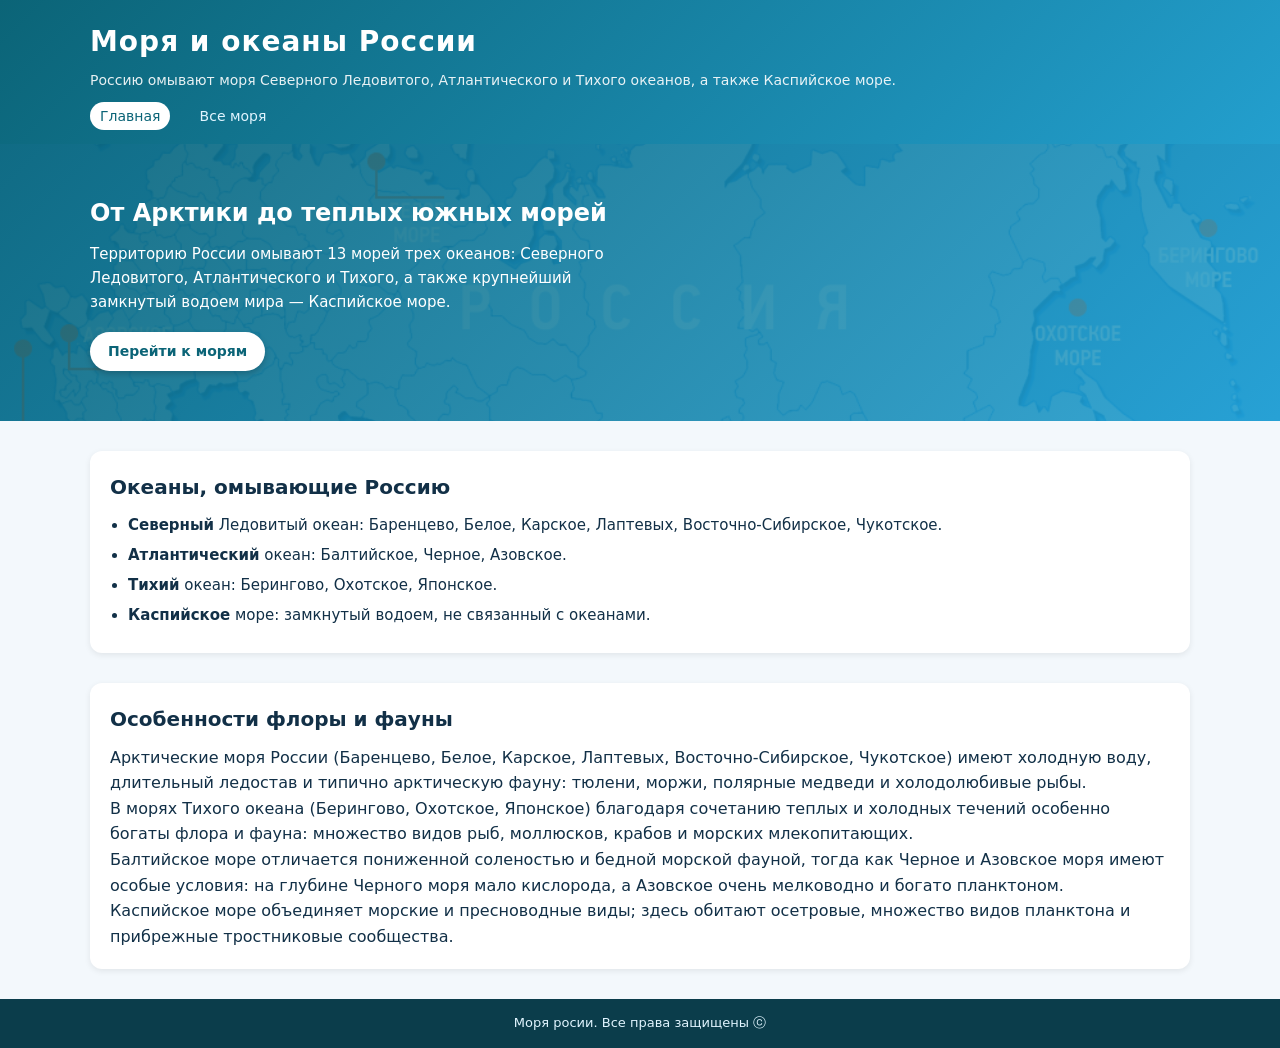
<file: index.html>
<!DOCTYPE html>
<html lang="ru">
<head>
    <meta charset="UTF-8">
    <title>Моря и океаны России</title>
    <link rel="stylesheet" href="style.css">
</head>
<body>
<header class="main-header">
    <div class="container">
        <h1>Моря и океаны России</h1>
        <p class="subtitle">
            Россию омывают моря Северного Ледовитого, Атлантического и Тихого океанов, а также Каспийское море.
        </p>
        <nav class="main-nav">
            <a href="index.html" class="active">Главная</a>
            <a href="seas.html">Все моря</a>
        </nav>
    </div>
</header>

<section class="hero">
    <div class="hero-overlay"></div>
    <div class="hero-content container">
        <h2>От Арктики до теплых южных морей</h2>
        <p>
            Территорию России омывают 13 морей трех океанов: Северного Ледовитого, Атлантического и Тихого, 
            а также крупнейший замкнутый водоем мира — Каспийское море.
        </p>
        <a href="seas.html" class="btn">Перейти к морям</a>
    </div>
</section>

<main class="container">
    <section class="info-block">
        <h2>Океаны, омывающие Россию</h2>
        <ul class="simple-list">
            <li><b>Северный</b> Ледовитый океан: Баренцево, Белое, Карское, Лаптевых, Восточно-Сибирское, Чукотское.</li>
            <li><b>Атлантический</b> океан: Балтийское, Черное, Азовское.</li>
            <li><b>Тихий</b> океан: Берингово, Охотское, Японское.</li>
            <li><b>Каспийское</b> море: замкнутый водоем, не связанный с океанами.</li>
        </ul>
    </section>

    <section class="info-block">
        <h2>Особенности флоры и фауны</h2>
        <p>
            Арктические моря России (Баренцево, Белое, Карское, Лаптевых, Восточно-Сибирское, Чукотское) 
            имеют холодную воду, длительный ледостав и типично арктическую фауну: тюлени, моржи, полярные медведи и холодолюбивые рыбы.
        </p>
        <p>
            В морях Тихого океана (Берингово, Охотское, Японское) благодаря сочетанию теплых и холодных течений 
            особенно богаты флора и фауна: множество видов рыб, моллюсков, крабов и морских млекопитающих.
        </p>
        <p>
            Балтийское море отличается пониженной соленостью и бедной морской фауной, 
            тогда как Черное и Азовское моря имеют особые условия: на глубине Черного моря мало кислорода, 
            а Азовское очень мелководно и богато планктоном.
        </p>
        <p>
            Каспийское море объединяет морские и пресноводные виды; здесь обитают осетровые, 
            множество видов планктона и прибрежные тростниковые сообщества.
        </p>
    </section>
</main>

<footer class="main-footer">
    <div class="container">
        <p>Моря росии. Все права защищены ⓒ </p>
    </div>
</footer>
</body>
</html>
</file>
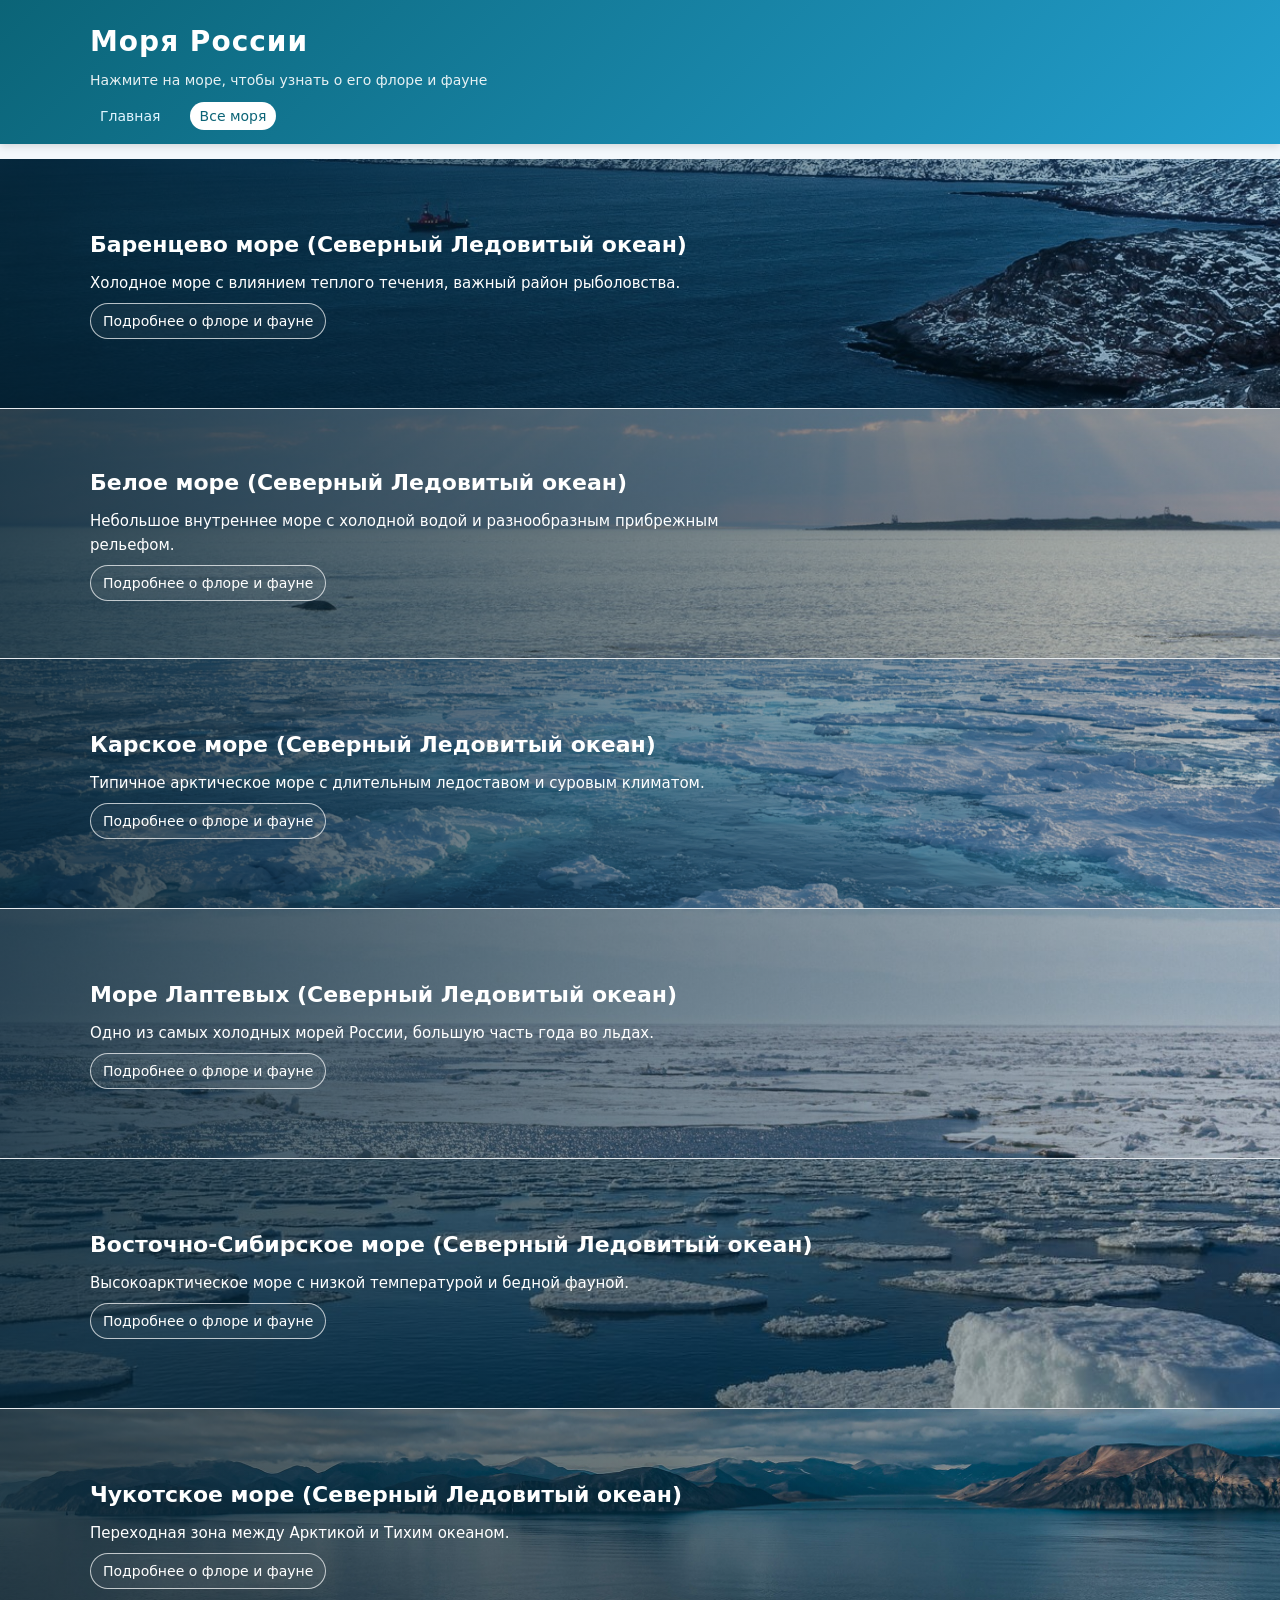
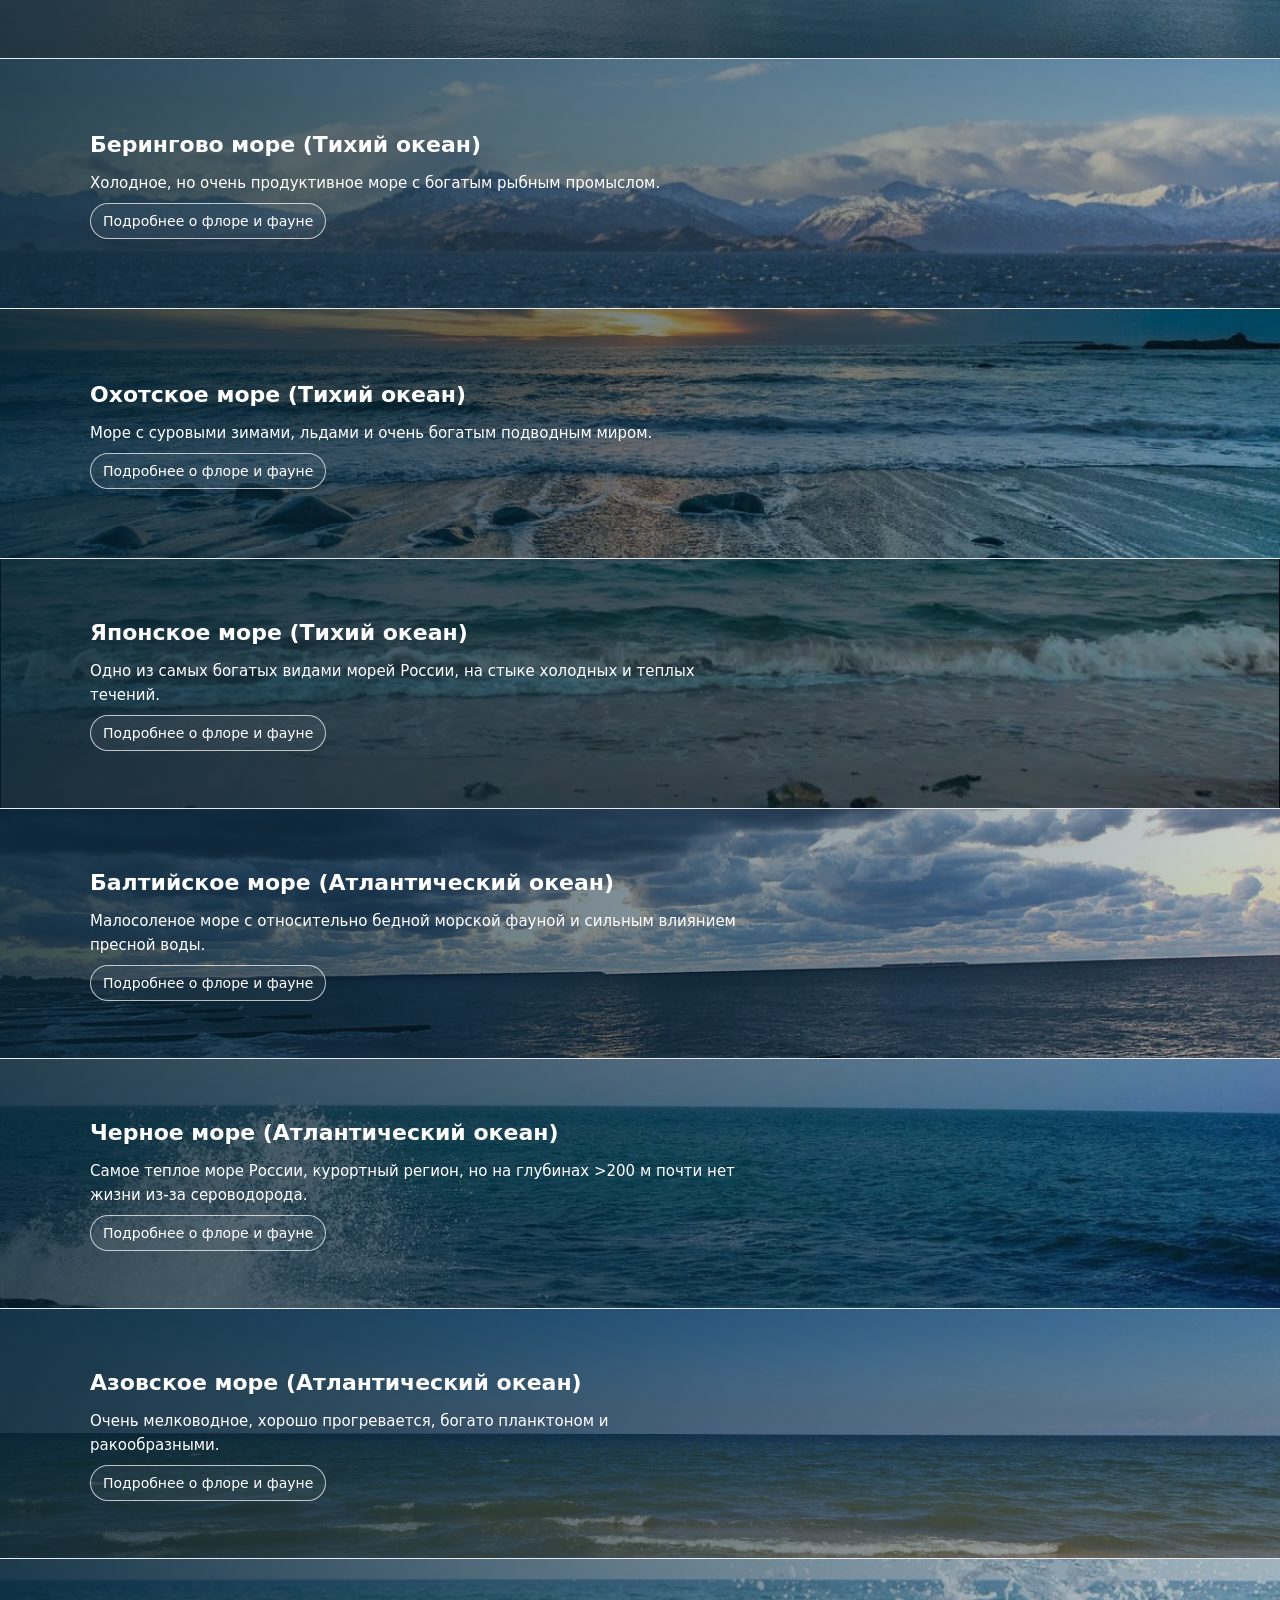
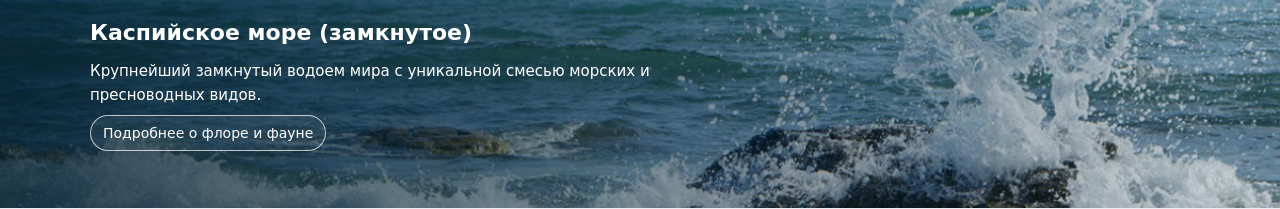
<file: seas.html>
<!DOCTYPE html>
<html lang="ru">
<head>
    <meta charset="UTF-8">
    <title>Моря России – подробное описание</title>
    <link rel="stylesheet" href="style.css">
</head>
<body>
<header class="main-header">
    <div class="container">
        <h1>Моря России</h1>
        <p class="subtitle">Нажмите на море, чтобы узнать о его флоре и фауне</p>
        <nav class="main-nav">
            <a href="index.html">Главная</a>
            <a href="seas.html" class="active">Все моря</a>
        </nav>
    </div>
</header>

<main class="seas-page">

    <!-- Пример блока: Баренцево море -->
    <section class="sea-full-block" data-modal="barents-modal">
        <div class="sea-bg" style="background-image: url('img/barents_small.jpg');"></div>
        <div class="sea-overlay"></div>
        <div class="sea-content container">
            <h2>Баренцево море (Северный Ледовитый океан)</h2>
            <p>
                Холодное море с влиянием теплого течения, важный район рыболовства.
            </p>
            <span class="sea-more">Подробнее о флоре и фауне</span>
        </div>
    </section>

    <!-- Белое море -->
    <section class="sea-full-block" data-modal="white-modal">
        <div class="sea-bg" style="background-image: url('img/white_small.jpg');"></div>
        <div class="sea-overlay"></div>
        <div class="sea-content container">
            <h2>Белое море (Северный Ледовитый океан)</h2>
            <p>
                Небольшое внутреннее море с холодной водой и разнообразным прибрежным рельефом.
            </p>
            <span class="sea-more">Подробнее о флоре и фауне</span>
        </div>
    </section>

    <!-- Карское море -->
    <section class="sea-full-block" data-modal="kara-modal">
        <div class="sea-bg" style="background-image: url('img/kara_small.png');"></div>
        <div class="sea-overlay"></div>
        <div class="sea-content container">
            <h2>Карское море (Северный Ледовитый океан)</h2>
            <p>
                Типичное арктическое море с длительным ледоставом и суровым климатом.
            </p>
            <span class="sea-more">Подробнее о флоре и фауне</span>
        </div>
    </section>

    <!-- Море Лаптевых -->
    <section class="sea-full-block" data-modal="laptev-modal">
        <div class="sea-bg" style="background-image: url('img/laptev_small.jpg');"></div>
        <div class="sea-overlay"></div>
        <div class="sea-content container">
            <h2>Море Лаптевых (Северный Ледовитый океан)</h2>
            <p>
                Одно из самых холодных морей России, большую часть года во льдах.
            </p>
            <span class="sea-more">Подробнее о флоре и фауне</span>
        </div>
    </section>

    <!-- Восточно-Сибирское море -->
    <section class="sea-full-block" data-modal="east-sib-modal">
        <div class="sea-bg" style="background-image: url('img/east_siberian_small.jpeg');"></div>
        <div class="sea-overlay"></div>
        <div class="sea-content container">
            <h2>Восточно-Сибирское море (Северный Ледовитый океан)</h2>
            <p>
                Высокоарктическое море с низкой температурой и бедной фауной.
            </p>
            <span class="sea-more">Подробнее о флоре и фауне</span>
        </div>
    </section>

    <!-- Чукотское море -->
    <section class="sea-full-block" data-modal="chukchi-modal">
        <div class="sea-bg" style="background-image: url('img/chukchi_small.jpg');"></div>
        <div class="sea-overlay"></div>
        <div class="sea-content container">
            <h2>Чукотское море (Северный Ледовитый океан)</h2>
            <p>
                Переходная зона между Арктикой и Тихим океаном.
            </p>
            <span class="sea-more">Подробнее о флоре и фауне</span>
        </div>
    </section>

    <!-- Берингово море -->
    <section class="sea-full-block" data-modal="bering-modal">
        <div class="sea-bg" style="background-image: url('img/bering_small.jpg');"></div>
        <div class="sea-overlay"></div>
        <div class="sea-content container">
            <h2>Берингово море (Тихий океан)</h2>
            <p>
                Холодное, но очень продуктивное море с богатым рыбным промыслом.
            </p>
            <span class="sea-more">Подробнее о флоре и фауне</span>
        </div>
    </section>

    <!-- Охотское море -->
    <section class="sea-full-block" data-modal="okhotsk-modal">
        <div class="sea-bg" style="background-image: url('img/okhotsk_small.jfif');"></div>
        <div class="sea-overlay"></div>
        <div class="sea-content container">
            <h2>Охотское море (Тихий океан)</h2>
            <p>
                Море с суровыми зимами, льдами и очень богатым подводным миром.
            </p>
            <span class="sea-more">Подробнее о флоре и фауне</span>
        </div>
    </section>

    <!-- Японское море -->
    <section class="sea-full-block" data-modal="japan-modal">
        <div class="sea-bg" style="background-image: url('img/japan_small.jpg');"></div>
        <div class="sea-overlay"></div>
        <div class="sea-content container">
            <h2>Японское море (Тихий океан)</h2>
            <p>
                Одно из самых богатых видами морей России, на стыке холодных и теплых течений.
            </p>
            <span class="sea-more">Подробнее о флоре и фауне</span>
        </div>
    </section>

    <!-- Балтийское море -->
    <section class="sea-full-block" data-modal="baltic-modal">
        <div class="sea-bg" style="background-image: url('img/baltic_small.jpg');"></div>
        <div class="sea-overlay"></div>
        <div class="sea-content container">
            <h2>Балтийское море (Атлантический океан)</h2>
            <p>
                Малосоленое море с относительно бедной морской фауной и сильным влиянием пресной воды.
            </p>
            <span class="sea-more">Подробнее о флоре и фауне</span>
        </div>
    </section>

    <!-- Черное море -->
    <section class="sea-full-block" data-modal="black-modal">
        <div class="sea-bg" style="background-image: url('img/black_small.jfif');"></div>
        <div class="sea-overlay"></div>
        <div class="sea-content container">
            <h2>Черное море (Атлантический океан)</h2>
            <p>
                Самое теплое море России, курортный регион, но на глубинах >200 м почти нет жизни из-за сероводорода.
            </p>
            <span class="sea-more">Подробнее о флоре и фауне</span>
        </div>
    </section>

    <!-- Азовское море -->
    <section class="sea-full-block" data-modal="azov-modal">
        <div class="sea-bg" style="background-image: url('img/azov_small.jpg');"></div>
        <div class="sea-overlay"></div>
        <div class="sea-content container">
            <h2>Азовское море (Атлантический океан)</h2>
            <p>
                Очень мелководное, хорошо прогревается, богато планктоном и ракообразными.
            </p>
            <span class="sea-more">Подробнее о флоре и фауне</span>
        </div>
    </section>

    <!-- Каспийское море -->
    <section class="sea-full-block" data-modal="caspian-modal">
        <div class="sea-bg" style="background-image: url('img/caspian_small.jpg');"></div>
        <div class="sea-overlay"></div>
        <div class="sea-content container">
            <h2>Каспийское море (замкнутое)</h2>
            <p>
                Крупнейший замкнутый водоем мира с уникальной смесью морских и пресноводных видов.
            </p>
            <span class="sea-more">Подробнее о флоре и фауне</span>
        </div>
    </section>

</main>

<!-- МОДАЛЬНЫЕ ОКНА ДЛЯ КАЖДОГО МОРЯ -->

<!-- Баренцево море -->
<div class="modal" id="barents-modal">
    <div class="modal-content">
        <button class="modal-close">&times;</button>
        <div class="modal-body">
            <img src="img/barents_big.jpg" alt="Баренцево море" class="modal-img">
            <div class="modal-text">
                <h2>Баренцево море</h2>
                <h3>Флора</h3>
                <p>
                    В Баренцевом море из-за низких температур преобладают холодолюбивые водоросли и фитопланктон, 
                    которые приспособлены к короткому периоду освещенности и длительным полярным ночам.
                </p>
                <h3>Фауна</h3>
                <p>
                    Фауна богата промысловыми видами рыб (треска, пикша, сельдь), 
                    а также морскими млекопитающими (тюлени) и многочисленными колониями морских птиц.
                </p>
            </div>
        </div>
    </div>
</div>

<!-- Белое море -->
<div class="modal" id="white-modal">
    <div class="modal-content">
        <button class="modal-close">&times;</button>
        <div class="modal-body">
            <img src="img/white_big.JPG" alt="Белое море" class="modal-img">
            <div class="modal-text">
                <h2>Белое море</h2>
                <h3>Флора</h3>
                <p>
                    В Белом море распространены бурые и зеленые водоросли, морские травы и планктонные водоросли, 
                    особенно в прибрежной зоне и мелководьях.
                </p>
                <h3>Фауна</h3>
                <p>
                    Здесь обитают моллюски, морские звезды, ракообразные, различные виды рыб, 
                    а также белухи и тюлени, хорошо приспособленные к холодной воде.
                </p>
            </div>
        </div>
    </div>
</div>

<!-- Карское море -->
<div class="modal" id="kara-modal">
    <div class="modal-content">
        <button class="modal-close">&times;</button>
        <div class="modal-body">
            <img src="img/kara_big.jpeg" alt="Карское море" class="modal-img">
            <div class="modal-text">
                <h2>Карское море</h2>
                <h3>Флора</h3>
                <p>
                    Флора бедна, преобладают микроскопические водоросли и планктон, 
                    устойчивые к низким температурам и льду.
                </p>
                <h3>Фауна</h3>
                <p>
                    Характерны арктические виды рыб, тюлени и моржи; 
                    на льдах часто встречаются полярные медведи, использующие море для охоты.
                </p>
            </div>
        </div>
    </div>
</div>

<!-- Море Лаптевых -->
<div class="modal" id="laptev-modal">
    <div class="modal-content">
        <button class="modal-close">&times;</button>
        <div class="modal-body">
            <img src="img/laptev_big.jpg" alt="Море Лаптевых" class="modal-img">
            <div class="modal-text">
                <h2>Море Лаптевых</h2>
                <h3>Флора</h3>
                <p>
                    Из-за экстремально низких температур и длительных льдов флора представлена преимущественно 
                    микроскопическими водорослями и редкими припаевыми водорослями.
                </p>
                <h3>Фауна</h3>
                <p>
                    Фауна типично арктическая: немногочисленные виды рыб, планктон, 
                    моржи и тюлени, использующие кромку льда как место отдыха и охоты.
                </p>
            </div>
        </div>
    </div>
</div>

<!-- Восточно-Сибирское море -->
<div class="modal" id="east-sib-modal">
    <div class="modal-content">
        <button class="modal-close">&times;</button>
        <div class="modal-body">
            <img src="img/east_siberian_big.JPG" alt="Восточно-Сибирское море" class="modal-img">
            <div class="modal-text">
                <h2>Восточно-Сибирское море</h2>
                <h3>Флора</h3>
                <p>
                    Флора очень бедна, доминируют микроскопические водоросли в толще воды и на нижней поверхности льда.
                </p>
                <h3>Фауна</h3>
                <p>
                    Фауна также ограничена арктическими видами: немногочисленные рыбы, 
                    зоопланктон и отдельные виды бентосных организмов.
                </p>
            </div>
        </div>
    </div>
</div>

<!-- Чукотское море -->
<div class="modal" id="chukchi-modal">
    <div class="modal-content">
        <button class="modal-close">&times;</button>
        <div class="modal-body">
            <img src="img/chukchi_big.jpg" alt="Чукотское море" class="modal-img">
            <div class="modal-text">
                <h2>Чукотское море</h2>
                <h3>Флора</h3>
                <p>
                    Флора представлена планктонными водорослями и прикрепленными водорослями 
                    в более прогретых прибрежных районах.
                </p>
                <h3>Фауна</h3>
                <p>
                    В Чукотском море обитают китообразные, моржи, тюлени, 
                    множество морских птиц и холодолюбивые рыбы.
                </p>
            </div>
        </div>
    </div>
</div>

<!-- Берингово море -->
<div class="modal" id="bering-modal">
    <div class="modal-content">
        <button class="modal-close">&times;</button>
        <div class="modal-body">
            <img src="img/bering_big.webp" alt="Берингово море" class="modal-img">
            <div class="modal-text">
                <h2>Берингово море</h2>
                <h3>Флора</h3>
                <p>
                    Флора включает богатые сообщества фитопланктона и прибрежных водорослей, 
                    что обеспечивает высокую продуктивность экосистем.
                </p>
                <h3>Фауна</h3>
                <p>
                    Фауна очень разнообразна: тресковые рыбы, лососевые, крабы, 
                    морские львы, киты и другие морские млекопитающие.
                </p>
            </div>
        </div>
    </div>
</div>

<!-- Охотское море -->
<div class="modal" id="okhotsk-modal">
    <div class="modal-content">
        <button class="modal-close">&times;</button>
        <div class="modal-body">
            <img src="img/okhotsk_big.jpg" alt="Охотское море" class="modal-img">
            <div class="modal-text">
                <h2>Охотское море</h2>
                <h3>Флора</h3>
                <p>
                    В Охотском море множество бурых и красных водорослей, 
                    а также богатый фитопланктон, поддерживающий пищевые цепи.
                </p>
                <h3>Фауна</h3>
                <p>
                    Фауна включает лососевых рыб, крабов, морских ежей, 
                    множество беспозвоночных и морских млекопитающих.
                </p>
            </div>
        </div>
    </div>
</div>

<!-- Японское море -->
<div class="modal" id="japan-modal">
    <div class="modal-content">
        <button class="modal-close">&times;</button>
        <div class="modal-body">
            <img src="img/japan_big.jpg" alt="Японское море" class="modal-img">
            <div class="modal-text">
                <h2>Японское море</h2>
                <h3>Флора</h3>
                <p>
                    Благодаря теплым и холодным течениям флора включает разнообразные водоросли 
                    и богатые планктонные сообщества.
                </p>
                <h3>Фауна</h3>
                <p>
                    Фауна одна из самых богатых среди морей России: множество видов рыб, 
                    моллюсков, ракообразных, а также дельфины и другие млекопитающие.
                </p>
            </div>
        </div>
    </div>
</div>

<!-- Балтийское море -->
<div class="modal" id="baltic-modal">
    <div class="modal-content">
        <button class="modal-close">&times;</button>
        <div class="modal-body">
            <img src="img/baltic_big.jpg" alt="Балтийское море" class="modal-img">
            <div class="modal-text">
                <h2>Балтийское море</h2>
                <h3>Флора</h3>
                <p>
                    Из-за опреснения Балтики флора включает как морские, так и пресноводные виды водорослей, 
                    а также прибрежную растительность заливов.
                </p>
                <h3>Фауна</h3>
                <p>
                    Фауна беднее, чем в открытых морях: немного морских рыб и беспозвоночных, 
                    присутствуют пресноводные виды, приспособленные к солоноватой воде.
                </p>
            </div>
        </div>
    </div>
</div>

<!-- Черное море -->
<div class="modal" id="black-modal">
    <div class="modal-content">
        <button class="modal-close">&times;</button>
        <div class="modal-body">
            <img src="img/black_big.jpg" alt="Черное море" class="modal-img">
            <div class="modal-text">
                <h2>Черное море</h2>
                <h3>Флора</h3>
                <p>
                    В верхнем слое распространены фитопланктон и бурые водоросли, 
                    а также морские травы в прибрежной зоне.
                </p>
                <h3>Фауна</h3>
                <p>
                    Фауна богата у поверхности: рыбы, медузы, моллюски, дельфины, 
                    но ниже 200 м из-за сероводорода почти нет жизни.
                </p>
            </div>
        </div>
    </div>
</div>

<!-- Азовское море -->
<div class="modal" id="azov-modal">
    <div class="modal-content">
        <button class="modal-close">&times;</button>
        <div class="modal-body">
            <img src="img/azov_big.jpg" alt="Азовское море" class="modal-img">
            <div class="modal-text">
                <h2>Азовское море</h2>
                <h3>Флора</h3>
                <p>
                    В Азовском море хорошо развиты фитопланктон и водоросли, 
                    особенно в районах впадения рек.
                </p>
                <h3>Фауна</h3>
                <p>
                    Фауна включает множество ракообразных, моллюсков и рыб, 
                    в том числе виды, связанные с пресными водами, благодаря мелководности и прогреву.
                </p>
            </div>
        </div>
    </div>
</div>

<!-- Каспийское море -->
<div class="modal" id="caspian-modal">
    <div class="modal-content">
        <button class="modal-close">&times;</button>
        <div class="modal-body">
            <img src="img/caspian_big.jpg" alt="Каспийское море" class="modal-img">
            <div class="modal-text">
                <h2>Каспийское море</h2>
                <h3>Флора</h3>
                <p>
                    В прибрежной зоне распространены тростник, камыш и другая водная растительность, 
                    а в толще воды развиты планктонные водоросли.
                </p>
                <h3>Фауна</h3>
                <p>
                    Каспийское море известно осетровыми, а также множеством видов рыб, 
                    планктона и бентосных организмов; фауна сочетает морские и пресноводные элементы.
                </p>
            </div>
        </div>
    </div>
</div>

<script src="script.js"></script>
</body>
</html>
</file>
<file: style.css>
/* Базовые стили */
* {
    box-sizing: border-box;
    margin: 0;
    padding: 0;
}

body {
    font-family: system-ui, -apple-system, BlinkMacSystemFont, "Segoe UI", sans-serif;
    line-height: 1.6;
    color: #123047;
    background-color: #f3f8fc;
}

img {
    max-width: 100%;
    display: block;
    border-radius: 8px;
}

.container {
    width: 90%;
    max-width: 1100px;
    margin: 0 auto;
}

/* Шапка и навигация */
.main-header {
    background: linear-gradient(135deg, #0b6477, #239fce);
    color: #ffffff;
    padding: 20px 0 15px;
    box-shadow: 0 2px 8px rgba(0,0,0,0.15);
}

.main-header h1 {
    font-size: 28px;
    letter-spacing: 1px;
}

.subtitle {
    margin-top: 4px;
    font-size: 14px;
    opacity: 0.9;
}

.main-nav {
    margin-top: 12px;
}

.main-nav a {
    color: #e1f5ff;
    text-decoration: none;
    margin-right: 14px;
    font-size: 14px;
    padding: 6px 10px;
    border-radius: 999px;
    transition: background 0.2s, color 0.2s;
}

.main-nav a:hover {
    background: rgba(255,255,255,0.18);
}

.main-nav a.active {
    background: #ffffff;
    color: #0b6477;
}

/* Герой-блок */
.hero {
    position: relative;
    background-image: url("img/index.jpg");
    background-size: cover;
    background-position: center;
    color: #ffffff;
    margin-bottom: 30px;
}

.hero-overlay {
    background: linear-gradient(135deg, rgba(11,100,119,0.9), rgba(35,159,206,0.85));
    position: absolute;
    inset: 0;
}

.hero-content {
    position: relative;
    padding: 50px 0;
}

.hero h2 {
    font-size: 24px;
    margin-bottom: 10px;
}

.hero p {
    max-width: 550px;
    font-size: 15px;
    margin-bottom: 18px;
}

.btn {
    display: inline-block;
    background: #ffffff;
    color: #0b6477;
    padding: 8px 18px;
    border-radius: 999px;
    text-decoration: none;
    font-size: 14px;
    font-weight: 600;
    box-shadow: 0 3px 6px rgba(0,0,0,0.2);
    transition: transform 0.1s, box-shadow 0.1s;
}

.btn:hover {
    transform: translateY(-1px);
    box-shadow: 0 5px 10px rgba(0,0,0,0.25);
}

/* Инфо-блоки */
.info-block {
    background: #ffffff;
    border-radius: 12px;
    padding: 20px;
    margin: 20px 0 30px;
    box-shadow: 0 2px 6px rgba(0,0,0,0.08);
}

.info-block h2 {
    margin-bottom: 10px;
    font-size: 20px;
}

.simple-list {
    list-style: disc;
    padding-left: 18px;
    font-size: 15px;
}

.simple-list li {
    margin-bottom: 6px;
}

/* Страница с морями: полностраничные блоки */
.seas-page {
    margin-top: 15px;
}

.sea-full-block {
    position: relative;
    min-height: 250px;
    display: flex;
    align-items: center;
    cursor: pointer;
    overflow: hidden;
    border-bottom: 1px solid rgba(0,0,0,0.05);
}

.sea-bg {
    position: absolute;
    inset: 0;
    background-size: cover;
    background-position: center;
    transform: scale(1);
    transition: transform 0.3s ease;
}

.sea-overlay {
    position: absolute;
    inset: 0;
    background: linear-gradient(90deg, rgba(4,33,49,0.8), rgba(4,33,49,0.2));
}

.sea-content {
    position: relative;
    color: #ffffff;
    padding: 30px 0;
}

.sea-content h2 {
    font-size: 22px;
    margin-bottom: 8px;
}

.sea-content p {
    max-width: 650px;
    font-size: 15px;
    margin-bottom: 8px;
}

.sea-more {
    display: inline-block;
    font-size: 14px;
    padding: 6px 12px;
    border-radius: 999px;
    border: 1px solid rgba(255,255,255,0.7);
    background: rgba(255,255,255,0.05);
}

.sea-full-block:hover .sea-bg {
    transform: scale(1.05);
}

/* Модальные окна */
.modal {
    display: none;
    position: fixed;
    inset: 0;
    background: rgba(0,0,0,0.6);
    justify-content: center;
    align-items: center;
    z-index: 1000;
    padding: 20px;
}

.modal-content {
    background: #ffffff;
    border-radius: 12px;
    max-width: 900px;
    width: 100%;
    max-height: 90vh;
    overflow-y: auto;
    position: relative;
    box-shadow: 0 4px 16px rgba(0,0,0,0.25);
}

.modal-close {
    position: absolute;
    top: 8px;
    right: 10px;
    border: none;
    background: transparent;
    font-size: 26px;
    cursor: pointer;
    color: #123047;
}

.modal-body {
    display: flex;
    flex-wrap: wrap;
    gap: 18px;
    padding: 20px;
}

.modal-img {
    flex: 1 1 280px;
    max-width: 360px;
}

.modal-text {
    flex: 1 1 260px;
}

.modal-text h2 {
    margin-bottom: 10px;
    font-size: 22px;
}

.modal-text h3 {
    margin-top: 8px;
    margin-bottom: 4px;
    font-size: 16px;
}

/* Подвал */
.main-footer {
    background: #0b3d4b;
    color: #e1f5ff;
    font-size: 13px;
    padding: 14px 0;
    margin-top: 20px;
    text-align: center;
}

/* Адаптивность */
@media (max-width: 700px) {
    .sea-content h2 {
        font-size: 18px;
    }

    .sea-content p {
        font-size: 14px;
    }

    .modal-body {
        flex-direction: column;
    }

    .hero-content {
        padding: 32px 0;
    }

    .hero h2 {
        font-size: 20px;
    }

    .main-header h1 {
        font-size: 22px;
    }
}
</file>
